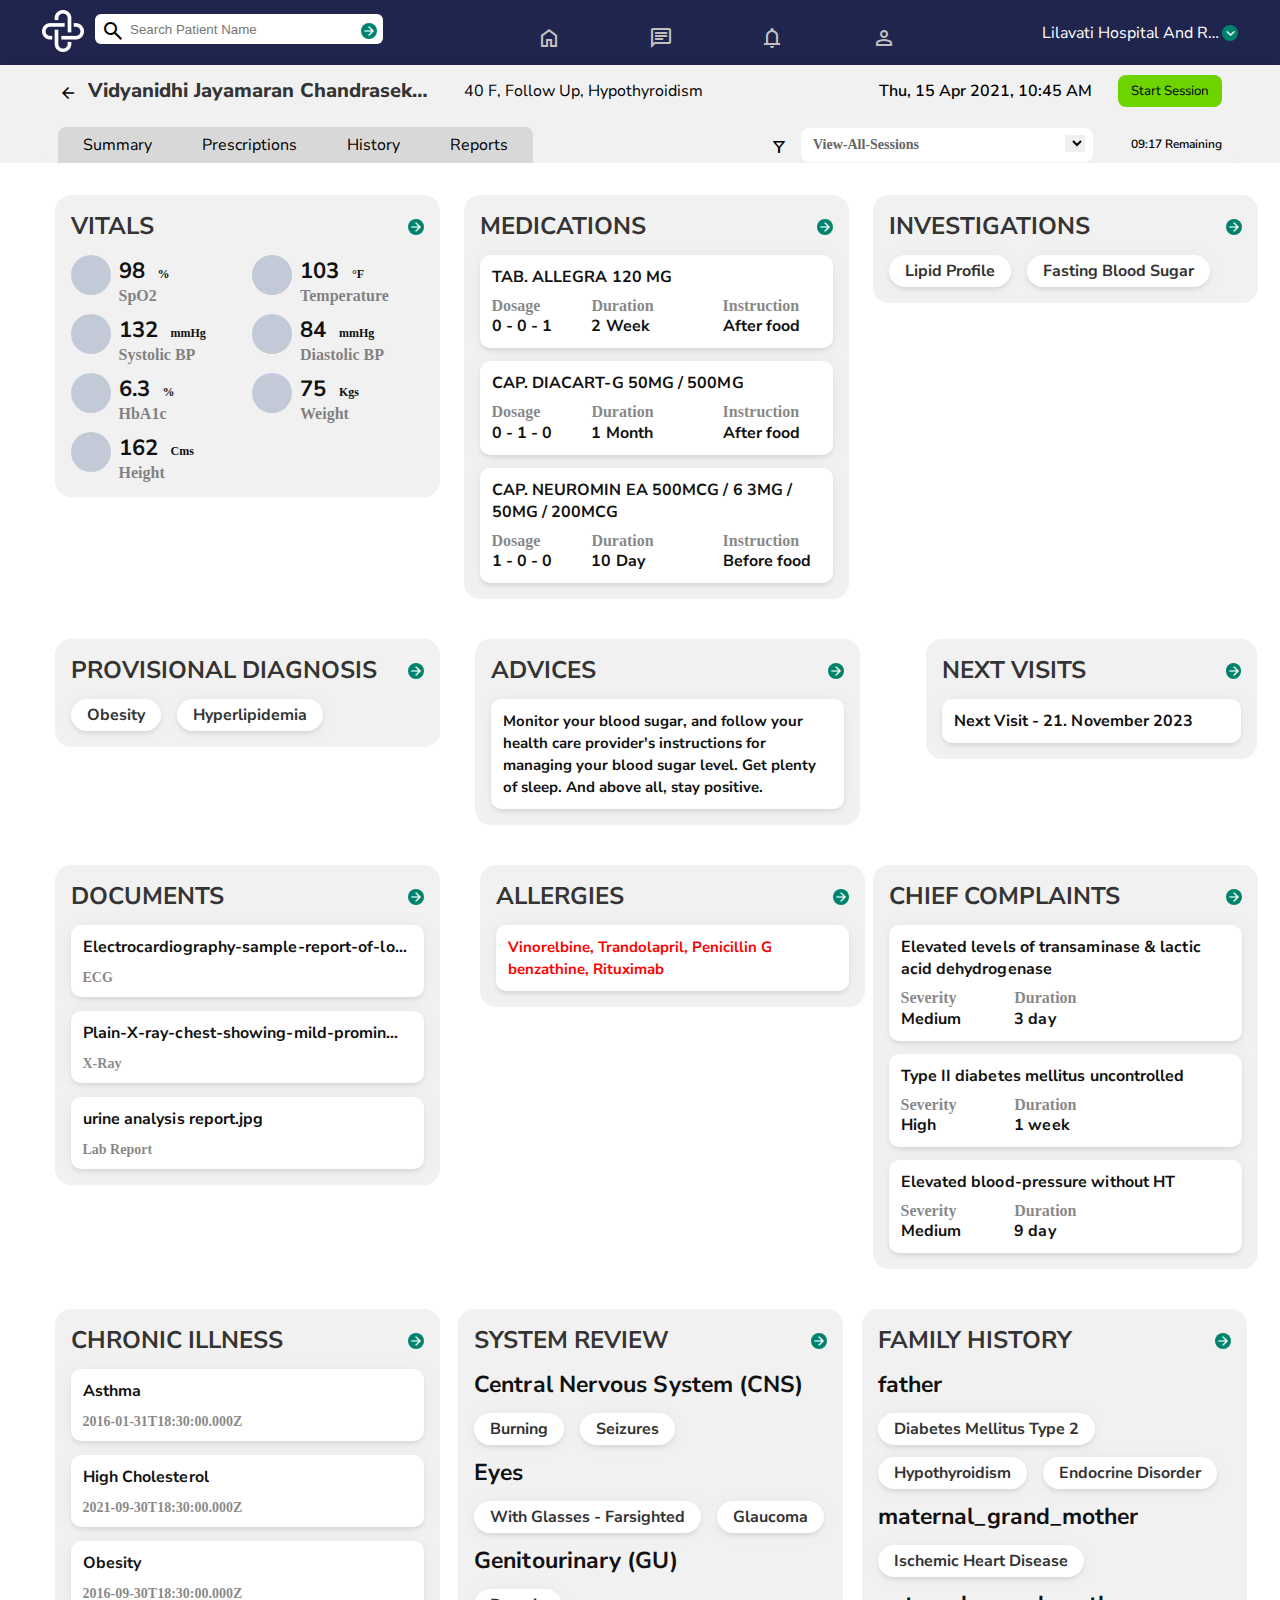
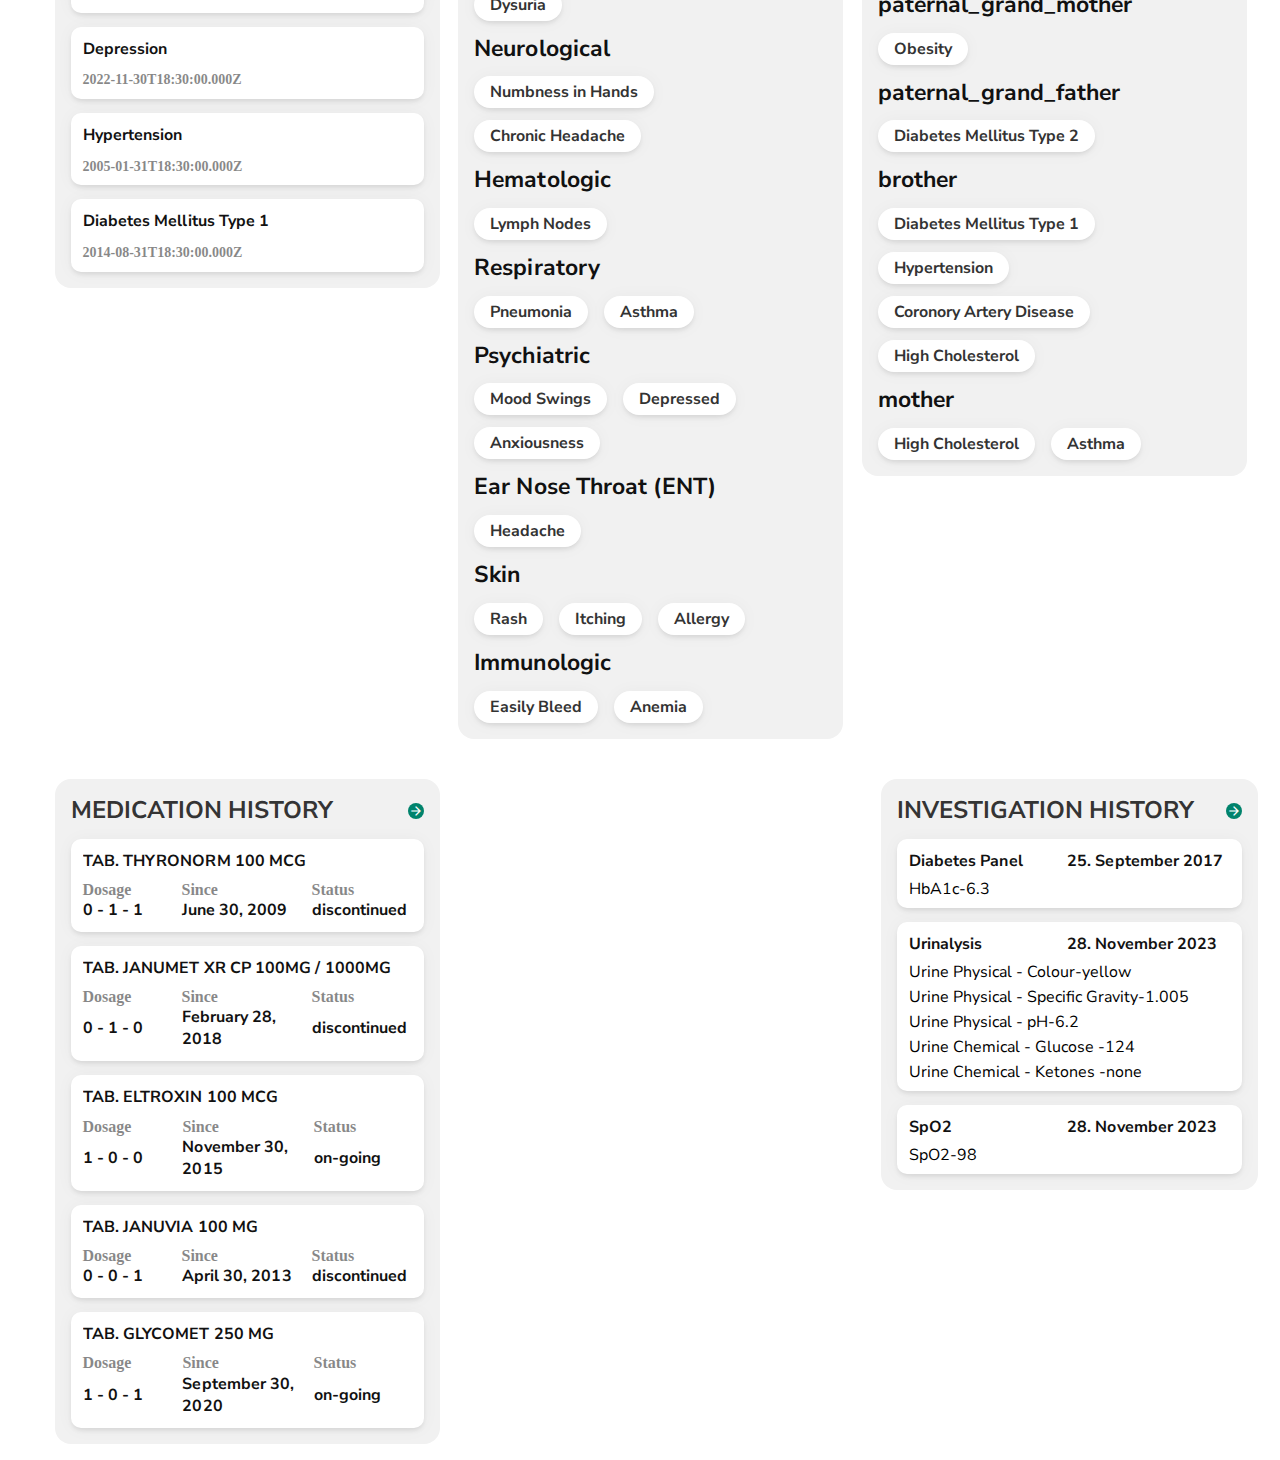
<file: index.html>
<!DOCTYPE html>
<html lang="en">

<head>
    <meta charset="UTF-8">
    <meta name="viewport" content="width=device-width, initial-scale=1.0">

    <link rel="preconnect" href="https://fonts.googleapis.com">
    <link rel="preconnect" href="https://fonts.gstatic.com" crossorigin>
    <link
        href="https://fonts.googleapis.com/css2?family=Nunito+Sans:ital,opsz,wght@0,6..12,200;0,6..12,300;0,6..12,400;0,6..12,500;0,6..12,600;0,6..12,700;0,6..12,800;0,6..12,900;0,6..12,1000;1,6..12,200;1,6..12,300;1,6..12,400;1,6..12,600;1,6..12,700;1,6..12,800;1,6..12,900;1,6..12,1000&display=swap"
        rel="stylesheet">
    <title>Document</title>
    <link rel="stylesheet" href="reset.css">
    <link rel="stylesheet" href="style.css">
    <link rel="stylesheet" href="style2.css">

    <link rel="stylesheet"
        href="https://fonts.googleapis.com/css2?family=Material+Symbols+Outlined:opsz,wght,FILL,GRAD@20..48,100..700,0..1,-50..200" />
</head>

<body>
    <div class="container">


        <nav class="nav1">

            <div class="main">


                <div class="logoAndSearch">
                    <div class="logoandsearchbar">
                        <div class="logo">
                            <img class="logoimg" src="light-copy.png">
                        </div>
                        <div class="search">
                            <span id="searchicon" class="material-symbols-outlined">
                                search
                            </span>
                            <input type="search" placeholder="Search Patient Name" class="searchbar"
                                style="padding-left: 35px;">
                            <span id="searcharrow" class="material-symbols-outlined">
                                arrow_forward
                            </span>


                        </div>
                    </div>

                    <div class="allIcons">
                        <span id="icon" class="material-symbols-outlined">
                            home
                        </span>
                        <span id="icon" class="material-symbols-outlined">
                            chat
                        </span>


                        <span id="icon" class="material-symbols-outlined">
                            notifications
                        </span>
                        <span id="icon" class="material-symbols-outlined">
                            person
                        </span>

                    </div>

                    <div class="hospital">
                        <p id="Lilavati">Lilavati Hospital And Ress</p>
                        <span id="dropdown" class="material-symbols-outlined">
                            expand_more
                        </span>


                    </div>


                </div>




        </nav>

        <nav class="nav2">

            <div class="row2">
                <div class="header">
                    <!-- <div class="all"></div> -->

                    <div class="arrowVidyanidhiandlabel">


                        <div class="arrowandVidyanidhi">
                            <span id="arrorsymbol" class="material-symbols-outlined">
                                arrow_back
                            </span>

                            <div class="Vidyanidhi-Jayamaran">

                                <p class="Vidyanidhi"> Vidyanidhi Jayamaran Chandrasekaran Ku</p>

                            </div>
                        </div>

                        <div class="label1">
                            40 F, Follow Up, Hypothyroidism
                        </div>
                    </div>





                    <div class="dateandstartbtn">

                        <div class="Thu-15-Apr-2021-10">
                            Thu, 15 Apr 2021, 10:45 AM
                        </div>

                        <div class="startSession">
                            <button class="startBtn">Start Session</button>
                        </div>
                    </div>

                </div>
                <div class="header2">
                    <div class="rectangle">
                        <div class="nav-item">
                            Summary
                        </div>
                        <div class="nav-item">
                            Prescriptions
                        </div>
                        <div class="nav-item">
                            History
                        </div>
                        <div class="nav-item">
                            Reports
                        </div>

                    </div>

                    <div class="sessionandtime">


                        <div class="sessions">
                            <span id="filtericon" class="material-symbols-outlined">
                                filter_alt
                            </span>

                            <div class="View-All-Sessions">

                                <label for="cars">View-All-Sessions</label>
                                <select name="allsession" id="session">

                                </select>
                            </div>
                        </div>

                        <div class="Remaining">
                            09:17 Remaining
                        </div>

                    </div>
                </div>
            </div>

        </nav>

        
        <div class="main2">
            <div class="boxcontainer">
                <div class="threeBox" id="boxess">

                    


                </div>

              

              
            </div>

           

<script src="script.js"></script>
        </div>


    </div>
    <!-- </div>


    </div>




    </div>

    </div>

    </div> -->




</body>

</html>
</file>
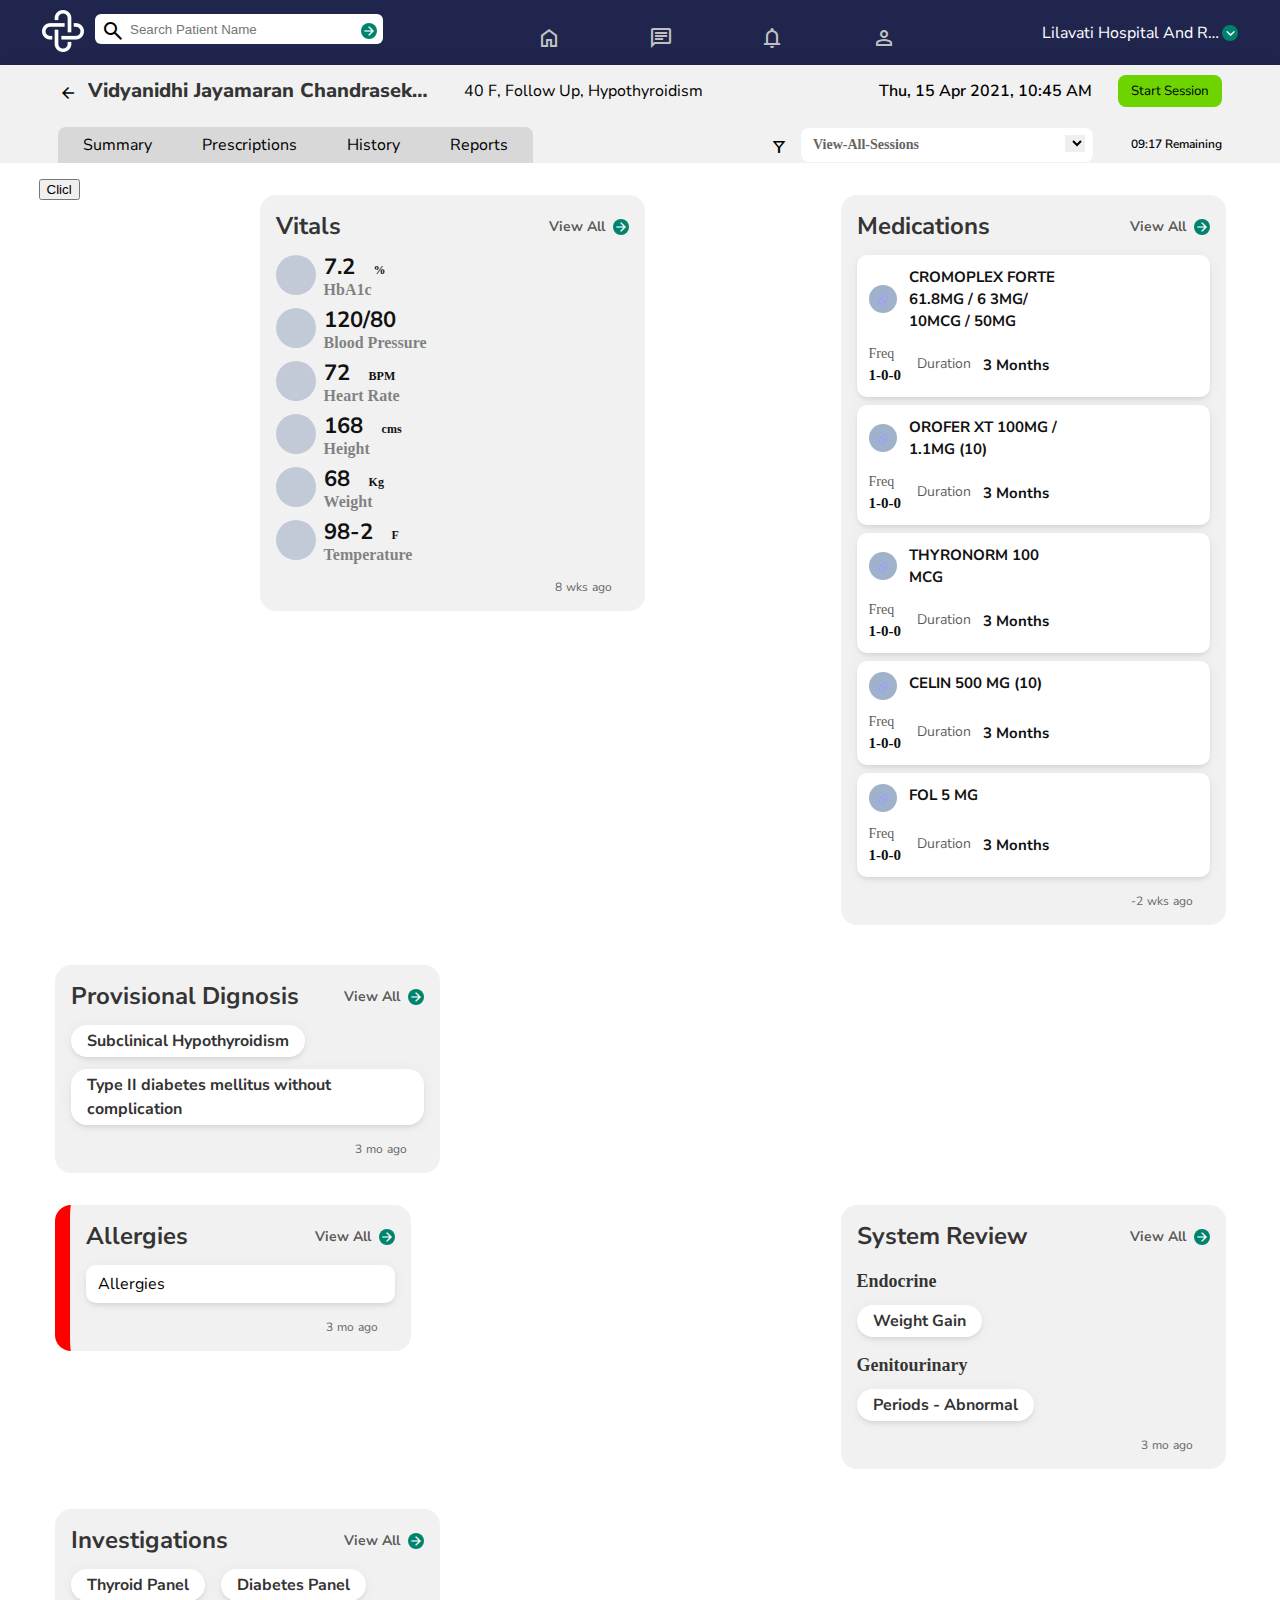
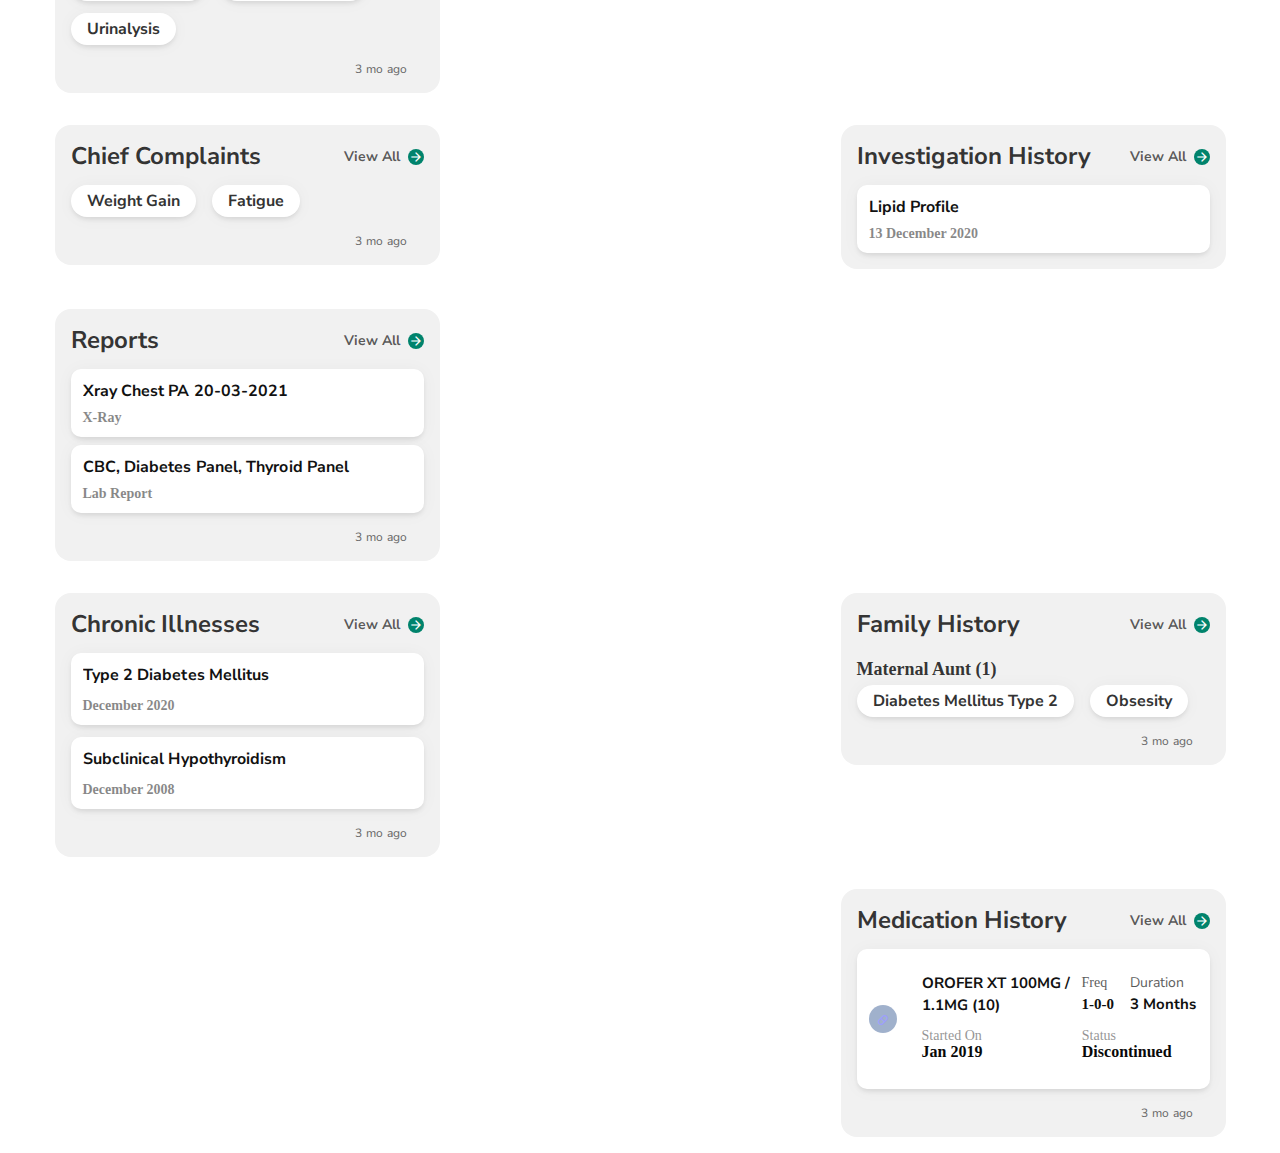
<file: ok.html>
<!DOCTYPE html>
<html lang="en">

<head>
    <meta charset="UTF-8">
    <meta name="viewport" content="width=device-width, initial-scale=1.0">

    <link rel="preconnect" href="https://fonts.googleapis.com">
    <link rel="preconnect" href="https://fonts.gstatic.com" crossorigin>
    <link
        href="https://fonts.googleapis.com/css2?family=Nunito+Sans:ital,opsz,wght@0,6..12,200;0,6..12,300;0,6..12,400;0,6..12,500;0,6..12,600;0,6..12,700;0,6..12,800;0,6..12,900;0,6..12,1000;1,6..12,200;1,6..12,300;1,6..12,400;1,6..12,600;1,6..12,700;1,6..12,800;1,6..12,900;1,6..12,1000&display=swap"
        rel="stylesheet">
    <title>Document</title>
    <link rel="stylesheet" href="reset.css">
    <link rel="stylesheet" href="style.css">
    <link rel="stylesheet" href="style2.css">

    <link rel="stylesheet"
        href="https://fonts.googleapis.com/css2?family=Material+Symbols+Outlined:opsz,wght,FILL,GRAD@20..48,100..700,0..1,-50..200" />
</head>

<body>
    <div class="container">


        <nav class="nav1">

            <div class="main">


                <div class="logoAndSearch">
                    <div class="logoandsearchbar">
                        <div class="logo">
                            <img class="logoimg" src="light-copy.png">
                        </div>
                        <div class="search">
                            <span id="searchicon" class="material-symbols-outlined">
                                search
                            </span>
                            <input type="search" placeholder="Search Patient Name" class="searchbar"
                                style="padding-left: 35px;">
                            <span id="searcharrow" class="material-symbols-outlined">
                                arrow_forward
                            </span>


                        </div>
                    </div>

                    <div class="allIcons">
                        <span id="icon" class="material-symbols-outlined">
                            home
                        </span>
                        <span id="icon" class="material-symbols-outlined">
                            chat
                        </span>


                        <span id="icon" class="material-symbols-outlined">
                            notifications
                        </span>
                        <span id="icon" class="material-symbols-outlined">
                            person
                        </span>

                    </div>

                    <div class="hospital">
                        <p id="Lilavati">Lilavati Hospital And Ress</p>
                        <span id="dropdown" class="material-symbols-outlined">
                            expand_more
                        </span>


                    </div>


                </div>




        </nav>

        <nav class="nav2">

            <div class="row2">
                <div class="header">
                    <!-- <div class="all"></div> -->

                    <div class="arrowVidyanidhiandlabel">


                        <div class="arrowandVidyanidhi">
                            <span id="arrorsymbol" class="material-symbols-outlined">
                                arrow_back
                            </span>

                            <div class="Vidyanidhi-Jayamaran">

                                <p class="Vidyanidhi"> Vidyanidhi Jayamaran Chandrasekaran Ku</p>

                            </div>
                        </div>

                        <div class="label1">
                            40 F, Follow Up, Hypothyroidism
                        </div>
                    </div>





                    <div class="dateandstartbtn">

                        <div class="Thu-15-Apr-2021-10">
                            Thu, 15 Apr 2021, 10:45 AM
                        </div>

                        <div class="startSession">
                            <button class="startBtn">Start Session</button>
                        </div>
                    </div>

                </div>
                <div class="header2">
                    <div class="rectangle">
                        <div class="nav-item">
                            Summary
                        </div>
                        <div class="nav-item">
                            Prescriptions
                        </div>
                        <div class="nav-item">
                            History
                        </div>
                        <div class="nav-item">
                            Reports
                        </div>

                    </div>

                    <div class="sessionandtime">


                        <div class="sessions">
                            <span id="filtericon" class="material-symbols-outlined">
                                filter_alt
                            </span>

                            <div class="View-All-Sessions">

                                <label for="cars">View-All-Sessions</label>
                                <select name="allsession" id="session">

                                </select>
                            </div>
                        </div>

                        <div class="Remaining">
                            09:17 Remaining
                        </div>

                    </div>
                </div>
            </div>

        </nav>


        <div class="main2">
            <div class="boxcontainer">
                <div class="threeBox">
                    <button onclick="fetchhh()">Clicl</button>


                    <div class="box2 one">

                        <div class="boxtwoheader">
                            <div class="vitals">
                                Vitals
                            </div>
                            <div class="viewbtn">
                                View All
                                <span id="arrow2right" class="material-symbols-outlined">
                                    arrow_forward
                                </span>
                            </div>
                        </div>

                        <div class="HbA1cHeartAndWeight">
                            <div class="column">



                                <div class="alldatat">
                                    <div class="Oval">

                                    </div>
                                    <div class="perHB1Accand7-2">
                                        <div class="HbA1cAllData">
                                            <span class="sevenpointwo">
                                                7.2
                                            </span>
                                            <span class="percentagee">
                                                %
                                            </span>
                                            <div class="HbA1cc">
                                                HbA1c
                                            </div>


                                        </div>
                                    </div>

                                </div>

                            </div>

                            <div class="column">
                                <div class="alldatat">
                                    <div class="Oval">

                                    </div>
                                    <div class="perHB1Accand7-2">
                                        <div class="HbA1cAllData">
                                            <span class="sevenpointwo">
                                                120/80
                                            </span>

                                            <div class="HbA1cc">
                                                Blood Pressure
                                            </div>


                                        </div>
                                    </div>

                                </div>

                            </div>

                            <div class="column">
                                <div class="alldatat">
                                    <div class="Oval">

                                    </div>
                                    <div class="perHB1Accand7-2">
                                        <div class="HbA1cAllData">
                                            <span class="sevenpointwo">
                                                72
                                            </span>
                                            <span class="percentagee">
                                                BPM
                                            </span>
                                            <div class="HbA1cc">
                                                Heart Rate
                                            </div>


                                        </div>
                                    </div>

                                </div>

                            </div>

                            <div class="column">
                                <div class="alldatat">
                                    <div class="Oval">

                                    </div>
                                    <div class="perHB1Accand7-2">
                                        <div class="HbA1cAllData">
                                            <span class="sevenpointwo">
                                                168
                                            </span>
                                            <span class="percentagee">
                                                cms
                                            </span>
                                            <div class="HbA1cc">
                                                Height
                                            </div>


                                        </div>
                                    </div>

                                </div>

                            </div>


                            <div class="column">
                                <div class="alldatat">
                                    <div class="Oval">

                                    </div>
                                    <div class="perHB1Accand7-2">
                                        <div class="HbA1cAllData">
                                            <span class="sevenpointwo">
                                                68
                                            </span>
                                            <span class="percentagee">
                                                Kg
                                            </span>
                                            <div class="HbA1cc">
                                                Weight
                                            </div>


                                        </div>
                                    </div>

                                </div>

                            </div>
                            <div class="column">
                                <div class="alldatat">
                                    <div class="Oval">

                                    </div>
                                    <div class="perHB1Accand7-2">
                                        <div class="HbA1cAllData">
                                            <span class="sevenpointwo">
                                                98-2
                                            </span>
                                            <span class="percentagee">
                                                F
                                            </span>
                                            <div class="HbA1cc">
                                                Temperature
                                            </div>


                                        </div>
                                    </div>

                                </div>

                            </div>


                        </div>




                        <div class="time">
                            8 wks ago
                        </div>
                    </div>


                    <div class="box2 two">
                        <div class="boxtwoheader">
                            <div class="medication">
                                Medications
                            </div>
                            <div class="viewbtn">
                                View All
                                <span id="arrow2right" class="material-symbols-outlined">
                                    arrow_forward
                                </span>
                            </div>
                        </div>

                        <div class="medicinedata">
                            <div class="medicinedatabox1">
                                <div class="tableticon">
                                    <!-- <div class="datarow1"> -->
                                    <span id="tablet" class="material-symbols-outlined">
                                        pill
                                    </span>

                                    <!-- </div> -->
                                </div>

                                <div class="CROMOPLEX">


                                    <!-- <div class="datarow2"> -->
                                    <p class="CROMOPLEXX">CROMOPLEX FORTE
                                        61.8MG / 6 3MG/
                                        10MCG / 50MG
                                    </p>
                                    <!-- </div> -->
                                </div>

                                <div class="freandtime">
                                    <div class="datarow3">
                                        <span class="Freq">
                                            Freq

                                        </span>
                                        <span class="timen">
                                            1-0-0
                                        </span>



                                    </div>
                                    <div class="datarow4">
                                        <span class="Duration">
                                            Duration

                                        </span>
                                        <span class="months3">
                                            3 Months
                                        </span>

                                    </div>

                                </div>

                            </div>
                            <div class="medicinedatabox1">
                                <div class="tableticon">
                                    <!-- <div class="datarow1"> -->
                                    <span id="tablet" class="material-symbols-outlined">
                                        pill
                                    </span>

                                    <!-- </div> -->
                                </div>

                                <div class="CROMOPLEX">


                                    <!-- <div class="datarow2"> -->
                                    <p class="CROMOPLEXX">OROFER XT 100MG / 1.1MG (10)
                                    </p>
                                    <!-- </div> -->
                                </div>

                                <div class="freandtime">
                                    <div class="datarow3">
                                        <span class="Freq">
                                            Freq

                                        </span>
                                        <span class="timen">
                                            1-0-0
                                        </span>


                                    </div>
                                    <div class="datarow4">
                                        <span class="Duration">
                                            Duration

                                        </span>
                                        <span class="months3">
                                            3 Months
                                        </span>

                                    </div>

                                </div>

                            </div>
                            <div class="medicinedatabox1">
                                <div class="tableticon">
                                    <!-- <div class="datarow1"> -->
                                    <span id="tablet" class="material-symbols-outlined">
                                        pill
                                    </span>

                                    <!-- </div> -->
                                </div>

                                <div class="CROMOPLEX">


                                    <!-- <div class="datarow2"> -->
                                    <p class="CROMOPLEXX"> THYRONORM 100 MCG

                                    </p>
                                    <!-- </div> -->
                                </div>

                                <div class="freandtime">
                                    <div class="datarow3">
                                        <span class="Freq">
                                            Freq

                                        </span>
                                        <span class="timen">
                                            1-0-0
                                        </span>


                                    </div>
                                    <div class="datarow4">
                                        <span class="Duration">
                                            Duration

                                        </span>
                                        <span class="months3">
                                            3 Months
                                        </span>

                                    </div>

                                </div>


                            </div>
                            <div class="medicinedatabox1">
                                <div class="tableticon">
                                    <!-- <div class="datarow1"> -->
                                    <span id="tablet" class="material-symbols-outlined">
                                        pill
                                    </span>

                                    <!-- </div> -->
                                </div>

                                <div class="CROMOPLEX">


                                    <!-- <div class="datarow2"> -->
                                    <p class="CROMOPLEXX">
                                        CELIN 500 MG (10)

                                    </p>
                                    <!-- </div> -->
                                </div>

                                <div class="freandtime">
                                    <div class="datarow3">
                                        <span class="Freq">
                                            Freq

                                        </span>
                                        <span class="timen">
                                            1-0-0
                                        </span>


                                    </div>
                                    <div class="datarow4">
                                        <span class="Duration">
                                            Duration

                                        </span>
                                        <span class="months3">
                                            3 Months
                                        </span>

                                    </div>

                                </div>


                            </div>
                            <div class="medicinedatabox1">
                                <div class="tableticon">
                                    <!-- <div class="datarow1"> -->
                                    <span id="tablet" class="material-symbols-outlined">
                                        pill
                                    </span>

                                    <!-- </div> -->
                                </div>

                                <div class="CROMOPLEX">


                                    <!-- <div class="datarow2"> -->
                                    <p class="CROMOPLEXX"> FOL 5 MG

                                    </p>
                                    <!-- </div> -->
                                </div>

                                <div class="freandtime">
                                    <div class="datarow3">
                                        <span class="Freq">
                                            Freq

                                        </span>
                                        <span class="timen">
                                            1-0-0
                                        </span>


                                    </div>
                                    <div class="datarow4">
                                        <span class="Duration">
                                            Duration

                                        </span>
                                        <span class="months3">
                                            3 Months
                                        </span>

                                    </div>

                                </div>


                            </div>
                        </div>

                        <div class="time">
                            -2 wks ago
                        </div>
                    </div>

                    <div class="box2 three">
                        <div class="boxtwoheader">
                            <div class="medication">
                                Provisional Dignosis
                            </div>
                            <div class="viewbtn">
                                View All
                                <span id="arrow2right" class="material-symbols-outlined">
                                    arrow_forward
                                </span>
                            </div>
                        </div>

                        <div class="Provisionaldata">
                            <div class="Provisionaldatabox1">
                                Subclinical Hypothyroidism
                            </div>
                            <div class="Provisionaldatabox1">
                                Type II diabetes mellitus without complication
                            </div>
                        </div>
                        <div class="time">
                            3 mo ago
                        </div>
                    </div>



                </div>

                <!-- /////////////////////////////////////////////////////////////////////// -->
                <div class="threeBox">
                    <div class="box11 four">
                        <div class="boxtwoheader">
                            <div class="vitals">
                                Allergies
                            </div>
                            <div class="viewbtn">
                                View All
                                <span id="arrow2right" class="material-symbols-outlined">
                                    arrow_forward
                                </span>
                            </div>
                        </div>

                        <div class="redline">

                        </div>
                        <span class="Allergies">
                            Allergies
                        </span>

                        <div class="time">
                            3 mo ago
                        </div>
                    </div>


                    <div class="box2 five">
                        <div class="boxtwoheader">
                            <div class="vitals">
                                System Review

                            </div>
                            <div class="viewbtn">
                                View All
                                <span id="arrow2right" class="material-symbols-outlined">
                                    arrow_forward
                                </span>
                            </div>
                        </div>

                        <div class="allchipps">

                       
                        <div class="chipes">

                       
                        <div class="headingg"> Endocrine</div>
                        <div class="Provisionaldata">

                            <div class="Provisionaldatabox1">
                                Weight Gain
                            </div>
                        </div>


                        </div>

                        <div class="chipes">

                       
                        <div class="headingg"> Genitourinary</div>
                        <div class="Provisionaldata">

                            <div class="Provisionaldatabox1">
                                Periods - Abnormal
                            </div>

                        </div>
                    </div>
                    </div>




                        <div class="time">
                            3 mo ago
                        </div>
                    </div>


                    <div class="box2 six">
                        <div class="boxtwoheader">
                            <div class="medication">
                                Investigations

                            </div>
                            <div class="viewbtn">
                                View All
                                <span id="arrow2right" class="material-symbols-outlined">
                                    arrow_forward
                                </span>
                            </div>
                        </div>

                        <div class="Provisionaldata">
                            <div class="Provisionaldatabox1">
                                Thyroid Panel
                            </div>
                            <div class="Provisionaldatabox1">
                                Diabetes Panel
                            </div>
                            <div class="Provisionaldatabox1">
                                Urinalysis
                            </div>
                        </div>
                        <div class="time">
                            3 mo ago
                        </div>
                    </div>
                </div>


                <!-- //////////////////////////////////////////////////////// -->

                <div class="threeBox">
                    <div class="box2 seven">
                        <div class="boxtwoheader">
                            <div class="medication">
                                Chief Complaints
                            </div>
                            <div class="viewbtn">
                                View All
                                <span id="arrow2right" class="material-symbols-outlined">
                                    arrow_forward
                                </span>
                            </div>
                        </div>

                        <div class="Provisionaldata">
                            <div class="Provisionaldatabox1">
                                Weight Gain
                            </div>
                            <div class="Provisionaldatabox1">
                                Fatigue
                            </div>
                        </div>
                        <div class="time">
                            3 mo ago
                        </div>
                    </div>



                    <div class="box2 eight ">
                        <div class="boxtwoheader">
                            <div class="vitals">
                                Investigation History
                            </div>
                            <div class="viewbtn">
                                View All
                                <span id="arrow2right" class="material-symbols-outlined">
                                    arrow_forward
                                </span>
                            </div>
                        </div>

                        <div class="Investigatin ">
                        <div class="medicinedatabox1   investigatonbox">




                            <div class="Investigationprofile">
                                Lipid Profile

                            </div>
                            <div class="Investigationdate">
                                13 December 2020

                            </div>
                        </div>
                    </div>

                    </div>

                    <div class="box2 nine">
                        <div class="boxtwoheader">
                            <div class="vitals">
                                Reports
                            </div>
                            <div class="viewbtn">
                                View All
                                <span id="arrow2right" class="material-symbols-outlined">
                                    arrow_forward
                                </span>
                            </div>
                        </div>
    
    
                        <div class="Investigationhistroy">
    
                            <div class="medicinedatabox1  investigatonbox">
    
    
    
                                <div class="Investigationprofile">
                                    Xray Chest PA 20-03-2021
                                </div>
                                <div class="Investigationdate">
                                    X-Ray
                                </div>
    
                            </div>
    
                            <div class="medicinedatabox1  investigatonbox">
    
    
    
                                <div class="Investigationprofile">
                                    CBC, Diabetes Panel, Thyroid Panel
                                </div>
                                <div class="Investigationdate">
                                    Lab Report
                                </div>
    
    
                            </div>
                        </div>
    
                        <div class="time">
                            3 mo ago
                        </div>
                    </div>


                    
                </div>
                <div class="twoBox">
                    <div class="box2 ten">
                        <div class="boxtwoheader">
                            <div class="vitals">
                                Chronic Illnesses
                            </div>
                            <div class="viewbtn">
                                View All
                                <span id="arrow2right" class="material-symbols-outlined">
                                    arrow_forward
                                </span>
                            </div>
                        </div>
    
    
                        <div class="ChronicIllnesses">
    
                            <div class="medicinedatabox1">
    
    
    
                                <div class="Investigationprofile">
                                    Type 2 Diabetes Mellitus
                                </div>
                                <div class="Investigationdate">
                                    December 2020
                                </div>
    
                            </div>
    
                            <div class="medicinedatabox1">
    
    
    
                                <div class="Investigationprofile">
                                    Subclinical Hypothyroidism
                                </div>
                                <div class="Investigationdate">
                                    December 2008
                                </div>
    
    
                            </div>
                        </div>
    
                        <div class="time">
                            3 mo ago
                        </div>
                    </div>
    
                    <div class="box2 elewhen">
                        <div class="boxtwoheader">
                            <div class="vitals">
                                Family History
                            </div>
                            <div class="viewbtn">
                                View All
                                <span id="arrow2right" class="material-symbols-outlined">
                                    arrow_forward
                                </span>
                            </div>
    
                        </div>
    
    
                        <div class="headingg"> Maternal Aunt (1)</div>
    
                        <div class="Provisionaldata">
    
    
    
                            <div class="Provisionaldatabox1">
                                Diabetes Mellitus Type 2
                            </div>
    
                            <div class="Provisionaldatabox1">
                                Obsesity
                            </div>
    
                        </div>
    
                        <div class="time">
                            3 mo ago
                        </div>
    
                    </div>
                </div>
                <div class="threebox onebox">

                    <div class="box2">
                        <div class="boxtwoheader">
                            <div class="medication">
                                Medication History
                            </div>
                            <div class="viewbtn">
                                View All
                                <span id="arrow2right" class="material-symbols-outlined">
                                    arrow_forward
                                </span>
                            </div>
                        </div>
    
                        <div class="medicinedata">
                            <div class="medicinedatabox1">
                                <div class="medicine">

                               
                                <div class="medicinecolumnone">

                                
                                <div class="tableticon">
                                    <span id="tablet" class="material-symbols-outlined">
                                        pill
                                    </span>
                                </div>
                            </div>
                            <div class="medicinecolumntwo">
                                

                                
                                <div class="medicinerow">

                               
                                <div class="CROMOPLEX">
                                    <p class="CROMOPLEXX">
                                        OROFER XT 100MG / 1.1MG (10)
                                    </p>
                                </div>
    
                                <div class="freandtime">
                                    <div class="datarow3">
                                        <span class="Freq">
                                            Freq
                                        </span>
                                        <span class="timen">
                                            1-0-0
                                        </span>
                                    </div>
                                    <div class="datarow4">
                                        <span class="Duration">
                                            Duration
                                        </span>
                                        <span class="months3">
                                            3 Months
                                        </span>
                                    </div>
                                </div>
                            </div>
                            <div class="medicinerow2">
                                <div class="startandjan">
    
                                    <div class="startdate">
                                        <div class="Started">
                                            <span class="Started">
                                                Started On
    
                                            </span>
                                        </div>
                                        <div class="Jan">
                                            <span class="Jan">
                                                Jan 2019
                                            </span>
    
                                        </div>
                                    </div>
    
    
                                    <div class="startdate">
                                        <div class="Started">
                                            <span class="Started">
                                                Status
    
                                            </span>
                                        </div>
                                        <div class="Jan">
                                            <span class="Jan">
                                                Discontinued
                                            </span>
    
                                        </div>
                                    </div>
                                </div>
                            </div>
                            </div>
                        
    
                            </div>
                        </div>
    
                        </div>
    
                        <div class="time">
                            3 mo ago
                        </div>
    
                    </div>
                </div>
            </div>

           

<script src="script.js"></script>
        </div>


    </div>
    </div>


    </div>




    </div>

    </div>

    </div>


    <!-- //     <div class="box2 one" id="${items.key_name}">
        //     <div class="boxtwoheader">
        //     <div class="vitals">
        //         ${items.name}
        //     </div>
        // //     <div class="content-wrapper">
        // //     `

        // //     `</div>
        // //     <div class="viewbtn">
        // //         View All
        // //         <span id="arrow2right" class="material-symbols-outlined">
        // //             arrow_forward
        // //         </span>
        // //     </div>
        // // </div>


        // // <div class="time">
        // //                     8 wks ago
        // //                 </div>
        // //             </div> -->





</body>

</html>
</file>
<file: style.css>
*{
    box-sizing: border-box;
}

body{
    font-family: Nunito Sans sans-serif;
}

.container {
    height: 100%;
    width: 100%;
    font-family: Nunito Sans;
}



.navbar1 {
    width: 100%;
    background-color: #20254d;

}

.nav1 {

    width: 100%;
    background-color: #20254d;
    display: flex;
    align-items: center;
    margin: 0;
    flex-flow: row wrap;

}

.nav2 {
    width: 100%;
    background-color: #f1f1f1;
    display: flex;
    align-items: center;
    margin: 0;
    flex-flow: row wrap;
    box-shadow: 0 1px 18px 0 rgba(0, 0, 0, 0.04), 0 3px 5px -1px rgba(0, 0, 0, 0.1);
}

.main {
    width: 100%;
    max-width: 1196px;
    margin: 0 auto;
    display: flex;
    justify-content: space-between;



}


.row2 {
    width: 100%;
    max-width: 1196px;
    margin: 0 auto;
    display: flex;
    justify-content: space-between;
    align-items: center;
    padding: 10px 16px 0 16px;

}

.rectangle .nav-item {
    padding: 10px 25px 10px 25px;
}

.nav-item:hover {
    border-bottom: 3px solid green;
    background-color: #aaa9a9;
}



#icon:hover {
    border-bottom: 1.5px solid white;
    color: white;
}

.tableticon{
    /* height: 100%; */
    align-self: center;
    width: 28px;
    height: 28px;
    /* padding: 7px; */
    opacity: 0.38; 
    background-color: #08347a;
    border-radius: 22px;
    position: relative;
    /* margin: 8px 12px 8px 0; */
}

.serachAndallButton {
    width: 100%;
    max-width: 1196px;
    margin: 0 auto;
}


.maxwidth {


    display: flex;
    flex-direction: row;
    justify-content: center;
    flex-wrap: wrap;
    gap: 15px;
}



.logoAndSearch {
    display: flex;
    flex-wrap: wrap;
    justify-content: space-between;
    width: 100%;
    align-items: center;
    margin: 10px 0 10px 0;

}


.hospital {
    display: flex;
    align-items: center;
    color: white;
    align-self: center;
    justify-content: flex-end;
    font-family: 'Nunito Sans';
    overflow: hidden;
    text-overflow: ellipsis;
    padding: 0px 0px 0 16px
}

.hospital p {}


#icon {
    width: 22px;
    height: 22px;
    padding: 4px 12px 5.3px 12px;
    color: #C0C0C0;
    justify-content: space-around;





}

#dropdown {
    background-color: #00836c;
    color: white;
    border-radius: 20px;
    font-size: 17px;
}


.allIcons {

    display: flex;
    flex-direction: row;
    align-items: center;
    flex-wrap: wrap;
    gap: 87.5px;
}





.searchbar {
    width: 288px;
    margin: 3.5px 0px 0px 0px;
    padding: 8px 15px 7px 8px;
    border-radius: 6px;
    border-style: none;
}

.search {
    position: relative;
}

#searcharrow {
    position: absolute;
    right: 6px;
    top: 13px;
    font-size: 16px;
    background-color: #00836c;
    border-radius: 10px;
    color: white;
}

#searchicon {
    position: absolute;
    top: 9px;
    left: 6px;
}

/* /////////////////////////////////////////////////////////////////////////////////// */

.row2 {
    width: 100%;
    height: 100%;
    max-width: 1196px;
    display: flex;
    flex-direction: column;
    border-radius: 8px;
    background-color: #f1f1f1;
    flex-wrap: wrap;
    justify-content: center;
    align-items: center;


}

.header {
    display: flex;
    flex-direction: row;
    flex-wrap: wrap;
    align-items: center;
    width: 100%;
    justify-content: space-between;
}

.header2 {
    display: flex;
    flex-direction: row;
    flex-wrap: wrap;
    align-items: center;
    margin-top: 20px;
    justify-content: space-between;
    width: 100%;
}


.rectangle {
    max-width: 476px;
    height: 100%;
    font-family: 'Nunito Sans';
    display: flex;
    flex-direction: row;
    flex-wrap: wrap;
    align-items: center;
    background-color: #D8D8D8;
    color: #000;
    opacity: 5;
    border-top-left-radius: 8px;
    border-top-right-radius: 8px;
    justify-content: flex-start;
    text-align: center;
}

.sessions {
    display: flex;
    align-items: center;
}

.arrowicon {
    width: 22px;
    height: 22px;
}

.arrow {
    justify-self: start;
}

.Vidyanidhi {
    width: 100%;
    max-width: 340px;
    overflow: hidden;
    text-overflow: ellipsis;
    white-space: nowrap;
    font-family: 'Nunito Sans';
}

#Lilavati {
    width: 100%;
    max-width: 180px;
    overflow: hidden;
    text-overflow: ellipsis;
    white-space: nowrap;

}

.Vidyanidhi-Jayamaran {
    font-family: 'Nunito Sans';
    font-size: 20px;
    font-weight: 800;
    font-stretch: normal;
    font-style: normal;
    line-height: 1.3;
    letter-spacing: normal;
    color: rgba(0, 0, 0, 0.8);
    text-overflow: ellipsis;
    overflow: hidden;
}

.Thu-15-Apr-2021-10 {

    font-family: 'Nunito Sans';
    font-size: 16px;
    font-weight: 600;
    font-stretch: normal;
    font-style: normal;
    line-height: 1;
    letter-spacing: normal;
    color: #000;

}

.startBtn {
    padding: 7px 13px;
    border-radius: 8px;
    background-color: #6dd400;
    font-family: 'Nunito Sans';
    border-style: none;

}

.View-All-Sessions select {
    float: right;
    border-style: none;
}

.View-All-Sessions {
    width: auto;
    width: 292px;
    height: auto;
    padding: 7px 8px 7px 12px;
    border-radius: 8px;
    background-color: #fff;
    font-family: NunitoSans;
    font-size: 14px;
    font-weight: bold;
    font-stretch: normal;
    font-style: normal;
    line-height: 1.43;
    letter-spacing: normal;
    color: #666;
    margin-left: 16px;
}

.Remaining {
    max-width: 109px;
    height: auto;
    font-family: 'Nunito Sans';
    font-size: 12px;
    font-weight: 600;
    font-stretch: normal;
    font-style: normal;
    line-height: 1.29;
    letter-spacing: normal;
    text-align: center;
    color: #000;
}


.arrowandVidyanidhi {
    display: flex;
    flex-direction: row;
    gap: 14px;
}

.logoandsearchbar {
    display: flex;
    gap: 11px;
}

.label1 {
    font-family: 'Nunito Sans';
}

.material-symbols-outlined {
    width: 15.9px;
    height: 16px;
    align-self: center;

}

#arrorsymbol {
    align-self: center;
    font-size: 20px;

}

#filtericon {
    font-size: 20px;
}

.dateandstartbtn {
    display: flex;
    align-items: center;
    gap: 26px;
}

.arrowVidyanidhiandlabel {
    display: flex;
    align-items: center;
    flex-wrap: wrap;
    gap: 36px;
}

.sessionandtime {
    display: flex;
    align-items: center;
    flex-wrap: wrap;
    gap: 38px;
}




/* ////////////////////////////////////////////////////////////////// */
/* ////////////////////////////////////////////////    BOX One */




.main2 {
    width: 100%;
    display: flex;
    align-items: center;
    margin: 0;
    flex-flow: row wrap;
    background-color: white;
}

.boxcontainer {
    width: 100%;
    max-width: 1235px;
    margin: 0 auto;
    padding: 16px 16px 0 16px;

}




.threeBox>div {
    flex: 1;
    flex-basis: calc((100% - 50px) / 3);
}


.threeBox {
    width: 100%;
    display: flex;
    align-items: flex-start;
    justify-content: space-between;
    flex-direction: row;
    flex-wrap: wrap;
    gap: 8px;


}



.box1 {
    width: 100%;
    max-width: 388px;
    margin: 16px 16px 16px 0px;
    padding: 3px 13px 14px;
    border-radius: 16px;
    background-color: #f1f1f1;

}

.time {
    display: flex;
    justify-content: end;
    text-align: center;

    font-family: 'Nunito Sans';
    font-size: 12px;
    font-weight: normal;
    font-stretch: normal;
    font-style: normal;
    line-height: normal;
    letter-spacing: 0.26px;
    text-align: right;
    color: #666;

    margin: 16px 16px 0px 0px;

}




.box2 {
    width: 100%;
    max-width: 385px;
    margin: 16px;
    padding: 16px 16px 16px;
    border-radius: 16px;
    background-color: #f1f1f1
}


.boxtwoheader {
    display: flex;
    justify-content: space-between;
    align-items: center;
    margin-bottom: 12px;
}

.medication {
    font-family: 'Nunito Sans';
    font-size: 24px;
    font-weight: bold;
    font-stretch: normal;
    font-style: normal;
    line-height: 1.33;
    letter-spacing: normal;
    color: rgba(0, 0, 0, 0.8);
}

.viewbtn {
    position: relative;
    font-family: 'Nunito Sans';
    font-size: 14px;
    font-weight: bold;
    font-stretch: normal;
    font-style: normal;
    line-height: 1.71;
    letter-spacing: normal;
    color: rgba(0, 0, 0, 0.65);
    display: flex;
    text-align: center;
    gap: 8px;

}

#arrow2right {
    color: white;
    /* position: absolute; */
    top: 3.5px;
    font-size: 16px;
    right: -19px;
    background-color: #00836c;
    border-radius: 10px;
    display: flex;
    align-items: center;
}

.medicinedata {
    display: flex;
    flex-direction: column;
    justify-content: space-between;
    gap: 8px;
}



.CROMOPLEX{
    display: flex;
    /* margin: 0 16px 0 12px; */
    /* align-items: center; */
    justify-self: center;
}

.freandtime{

    display: flex;
    align-items: center;
    /* justify-content: end; */
    gap: 12px;
}

.medicinedatabox1 {
    /* width: fit-content; */
    padding: 11px 16px 11px 12px;
    /* max-width: 356px; */
    border-radius: 10px;
    box-shadow: 0 1px 18px 0 rgba(0, 0, 0, 0.04), 0 3px 5px -1px rgba(0, 0, 0, 0.1);
    background-color: #fff;
    display:flex;
    /* justify-content: center; */
    align-items: start;
    flex-wrap: wrap;
    gap: 12px;
}



.datarow3 {
    display: flex;
    flex-wrap: wrap;
    width: 36px;
    /* flex-grow: 1; */
        
}

.datarow4{
    display: flex;
    flex-wrap: wrap;
    width: fit-content
    /* flex-grow: 1; */
}
#tablet{
     width: 14px;
    height: 14px;
    font-size: 14px;
    top: 8px;
    position: absolute;
    right: 7px;
    color: blue;
}
    /* margin: 27px 0px 27px 19px; */
    /* padding: 7px;
    opacity: 0.16; 
    background-color: #08347a;
    border-radius: 22px; */
/* }  */

/* .tableticon{
  display: flex;
    align-items: center;
    justify-content: start;

      
} */


/* .datarow1{
    display: flex;
    justify-content: space-between;

} */

/* .datarow1{
    display: flex;
    align-items: flex-start;
} */

.CROMOPLEXX{
    font-family: 'Nunito Sans';
  font-size: 15px;
  font-weight: bold;
  font-stretch: normal;
  font-style: normal;
  line-height: 1.47;
  letter-spacing: normal;
  color: #111;
  display: flex;
  flex-wrap: wrap;
  flex-grow: 1;
  width: 148px;



  
  /* margin: 0 16px 0 12px; */
}

.Duration{
    width: 66px;
    height: 20px;
    /* margin: 0 0 2px 12px; */
    opacity: 0.65;
    font-family: 'Nunito Sans';
    font-size: 14px;
    font-weight: normal;
    font-stretch: normal;
    font-style: normal;
    line-height: 1.43;
    letter-spacing: normal;
    color: #000;
}

.months3{
    width: 66px;
    height: 22px;
    /* margin: 2px 0 22px 12px; */
    font-family: 'Nunito Sans';
    font-size: 15px;
    font-weight: bold;
    font-stretch: normal;
    font-style: normal;
    line-height: 1.47;
    letter-spacing: normal;
    color: #0f0f0f;
  
}

.Freq{
        width: 46px;
        height: 20px;
        /* margin: 0 12px 2px 16px; */
        opacity: 0.65;
        font-family: NunitoSans;
        font-size: 14px;
        font-weight: normal;
        font-stretch: normal;
        font-style: normal;
        line-height: 1.43;
        letter-spacing: normal;
        color: #000;
}
.timen{
    width: 46px;
  height: 22px;
  /* margin: 2px 12px 22px 16px; */
  font-family: NunitoSans;
  font-size: 15px;
  font-weight: bold;
  font-stretch: normal;
  font-style: normal;
  line-height: 1.47;
  letter-spacing: normal;
  color: #0f0f0f;
}
      



.Provisionaldatabox1 {
    width: fit-content;
    padding: 4px 16px;
    border-radius: 16px;
    box-shadow: 0 1px 18px 0 rgba(0, 0, 0, 0.04), 0 3px 5px -1px rgba(0, 0, 0, 0.1);
    background-color: #fff;
    font-family: 'Nunito Sans';
    font-size: 16px;
    font-weight: bold;
    font-stretch: normal;
    font-style: normal;
    line-height: 1.5;
    letter-spacing: normal;
    color: #333;
    display: flex;
    flex-wrap: wrap;
    /* margin-bottom: 12px; */
}

.Provisionaldatabox2 {
    width: 100%;
    max-width: 270px;
    margin: 12px 38px 8px 0;
    padding: 4px 16px;
    border-radius: 29px;
    box-shadow: 0 1px 18px 0 rgba(0, 0, 0, 0.04), 0 3px 5px -1px rgba(0, 0, 0, 0.1);
    background-color: #fff;
    font-family: 'Nunito Sans';
    font-size: 16px;
    font-weight: bold;
    font-stretch: normal;
    font-style: normal;
    line-height: 1.38;
    letter-spacing: normal;
    color: #333;
}

.Provisionaldata{
    display: flex;
    flex-direction: row;
    flex-wrap: wrap;
    gap:12px 16px;
    /* margin-bottom: 12px; */
}

.boxoneheader {
    display: flex;
    justify-content: space-between;
    padding: 13px;
}

.vitals {
    font-family: 'Nunito Sans';
    font-size: 24px;
    font-weight: bold;
    font-stretch: normal;
    font-style: normal;
    line-height: 1.33;
    letter-spacing: normal;
    color: rgba(0, 0, 0, 0.8);
}

.viewall {
    position: relative;
    font-family: 'Nunito Sans';
    font-size: 14px;
    font-weight: bold;
    font-stretch: normal;
    font-style: normal;
    line-height: 1.71;
    letter-spacing: normal;
    color: rgba(0, 0, 0, 0.65);
    align-self: center;

}

#arrowright {
    color: white;
    position: absolute;
    top: 3px;
    font-size: 16px;
    right: -19px;
    background-color: green;
    border-radius: 10px;
}


.rownumone{
    display: flex;
   /* flex-direction: column; */
   justify-content: space-between;

}


.boxcontainer{
    display: grid;
}

.two{
    grid-column: 2;
    grid-row: 1/3;
}

.three{
    grid-column: 3;
    grid-row: 1;
}

.four{
   grid-column: 1;
   grid-row: 2;
}

.five{
   grid-column: 2;
   grid-row: 3;
}

.six{
    grid-column: 3;
   grid-row: 2;
}

.seven{
    grid-column: 1;
    grid-row: 3
}

.eight{
    grid-column: 2;
    grid-row: 4/6;
}

.nine{
    grid-column: 3;
    grid-row: 3
}


.ten{
    grid-column: 1;
    grid-row: 4;
}

.elewhen{
    grid-column: 3;
    grid-row: 4;
}

.twele{
    grid-column: 3;
    grid-row: 5;
}

.box2{
    height: fit-content;
}


/* #investigation{
    background-color: #08347a;
} */




.div22{
    display: flex;
    flex-direction: row;
    width: 100%;
    justify-content: flex-start;
}

.datarow44{
    display: flex;
    flex-wrap: wrap;
    width: 35%;
}

#two{
    width: 40%;
}

#threee{
    width: 30%;
}
#one{
    width: 30%;
}

.cards{
    max-width: fit-content;
}


.percentagee{


/* width: 12px; */
  height: 16px;
  margin: 3px 0 7px 13px;
  font-family: NunitoSans;
  font-size: 12px;
  font-weight: bold;
  font-stretch: normal;
  font-style: normal;
  line-height: normal;
  letter-spacing: normal;
  color: #111;
}
</file>
<file: style2.css>
.Oval{
    width: 40px;
    height: 40px;
    opacity: 0.2;
    background-color: #08347a;
    border-radius: 30px;
    position: relative;
}




.HbA1cc{
    width: fit-content;
    margin: 1px 5px 0 0;
    opacity: 0.5;
    font-family: NunitoSans;
    font-size: 16px;
    font-weight: bold;
    font-stretch: normal;
    font-style: normal;
    line-height: 1;
    letter-spacing: normal;
    color: #111;
}

.alldatat{
    display: flex;
   gap: 8px;
    height: 100%;
}


.HbA1cAllData{
    flex-grow: 1;
}

.sevenpointwo{
/* margin: 0 13px 0 0; */
/* width: 32px; */
height: 26px;
/* margin: 0 13px 0 0; */
font-family: Nunito Sans;
font-size: 22px;
font-weight: bold;
font-stretch: normal;
font-style: normal;
line-height: 1.18;
letter-spacing: normal;
color: #111;
}

/* .allInfo{
   display: flex;
   justify-content: space-between;
   flex-wrap: wrap;
} */

.HbA1cHeartAndWeight{
    display: flex;
    /* flex-direction: column; */
    flex-wrap: wrap;
    gap: 10px ;
}

.bpHeightAndTemp{
    display: flex;
    flex-wrap: wrap;
    flex-direction: column;
    /* gap: 10px ; */
}

.perHB1Accand7-2{
display: flex;
flex-grow: 1;
flex-wrap: wrap;
max-width: 120px;
}

.column{
    /* width: calc(50% - 5px); */
    /* margin: 0 0px 28px 0px; */
    /* margin-bottom: 28px; */
    /* margin-right: 32px; */
}

.redline::before{
    background-color: red;
    height: 200px;
}



/* .box::before{
    position: absolute;
  content: '';
  background: #283593;
  height: auto;
  width: 28px;
} */

.box{
    width: 100%;
    max-width: 356px;
    margin: 16px;
    padding: 16px 16px 16px;
    border-radius: 16px;
    background-color: #f1f1f1
}


.headingg{
    /* margin: 12px 137px 8px 0; */
  font-family: NunitoSans;
  font-size: 18px;
  font-weight: bold;
  font-stretch: normal;
  font-style: normal;
  line-height: 1.78;
  letter-spacing: normal;
  color: rgba(0, 0, 0, 0.8);
}

.Investigationdate{
    width: 100%;

    margin: px 0 0;
    opacity: 0.5;
    font-family: NunitoSans;
    font-size: 14px;
    font-weight: bold;
    font-stretch: normal;
    font-style: normal;
    line-height: 1.14;
    letter-spacing: normal;
    color: #111;
  

}

.Investigationprofile{
    width: 100%;

    /* margin: 0 35px 9px 0; */
  font-family: Nunito Sans;
  font-size: 16px;
  font-weight: bold;
  font-stretch: normal;
  font-style: normal;
  line-height: 1.38;
  letter-spacing: 0.08px;
  color: #111;

  white-space: nowrap;
  overflow: hidden;
  text-overflow: ellipsis;




}

.Investigationhistroy{
    display: flex;
    flex-direction: column;
    gap: 8px;

}

.ChronicIllnesses{
    display: flex;
    flex-direction: column;
    gap: 12px;
}

.twoBox{
    width: 100%;
    display: flex;
    align-items: flex-start;
    justify-content: space-between;
    flex-direction: row;
    flex-wrap: wrap;
}

.Started{
    width: 74px;
    height: 16px;
    /* margin: 0 12px 2px 16px; */
    opacity: 0.65;
    font-family: NunitoSans;
    font-size: 14px;
    font-weight: normal;
    font-stretch: normal;
    font-style: normal;
    line-height: 1.43;
    letter-spacing: normal;
    color: #000;
}



.Jan{
    width: 68px;
    height: 22px;
    /* margin: 2px 96px 0 12px; */
    font-family: NunitoSans;
    font-size: 16px;
    font-weight: bold;
    font-stretch: normal;
    font-style: normal;
    line-height: 1.25;
    letter-spacing: normal;
    color: #090909;
}

.startandjan{
    display: flex;
    width: 100%;
    justify-content: space-between;
    /* gap: 89px; */
    /* margin-top: 12px; */
    
}


.box11{
    width: 100%;
    max-width: 356px;
    margin: 16px;
    padding: 16px 16px 16px;
    border-radius: 16px;
    background-color: #f1f1f1;
    height: fit-content;

    border-left:solid red 15px ;
}



.onebox{
display: flex;
justify-content: end;
}

.Investigatin{
    display: flex;
    flex-direction: column;
    gap: 12px;
}

.medicinecolumnone{
    display: flex;
    align-items: center;
}

.medicinecolumntwo{
    display: flex;
    width: 100%;
    flex-direction: column;
    gap: 10px;
    margin: 12px 16px 14px 12px;
}

.medicinerow{
  display: flex;
  gap: 12px;
}

.medicinerow2{
display: flex;
}


.medicine{
    display: flex;
    align-self: center;
    gap: 13px;
}

.startdate{
    width: 41.5%;
}

.allchipps{
    display: flex;
    flex-direction:column ;
    gap: 12px;
}

.chipes{
    display: flex;
    flex-direction: column;
    gap: 8px;
}

.investigatonbox{
    display: flex;
    gap: 8px;
}


.spann{
    font-family: 'Nunito Sans';
    font-size: 15px;
    font-weight: bold;
    font-stretch: normal;
    font-style: normal;
    line-height: 1.47;
    letter-spacing: normal;
    color: #111;
    display: flex;
    flex-wrap: wrap;
}


.allergy{
    color: red;
    font-family: 'Nunito Sans';
    font-size: 15px;
    font-weight: bold;
    font-stretch: normal;
    font-style: normal;
    line-height: 1.47;
    letter-spacing: normal;
    display: flex;
    flex-wrap: wrap;
    width: fit-content;

}

.Allergies{
padding: 11px 16px 11px 12px;
    border-radius: 10px;
    box-shadow: 0 1px 18px 0 rgba(0, 0, 0, 0.04), 0 3px 5px -1px rgba(0, 0, 0, 0.1);
    background-color: #fff; 
    display: flex;
    flex-wrap: wrap;
    gap: 6px;
}

.Chronic-Illness{
    font-family: 'Nunito Sans';
    display: flex;
    flex-direction: column;
    gap: 14px;
}

.family{
    display: flex;
    flex-direction: column;
    flex-wrap: wrap;
    gap: 15px;
}

.allVal{
    display: flex;
    flex-direction: column;
    gap: 6px;
}

.familyPerson{

font-family: Nunito Sans;
    font-size: 22px;
    font-weight: bold;
    font-stretch: normal;
    font-style: normal;
    line-height: 1.38;
    letter-spacing: 0.08px;
    color: #111;
}

.medication_history{
font-family: 'Nunito Sans';
    display: flex;
    flex-direction: column;
    gap: 14px;
}

.medicinedatabox{
    padding: 11px 16px 11px 12px;
    border-radius: 10px;
    box-shadow: 0 1px 18px 0 rgba(0, 0, 0, 0.04), 0 3px 5px -1px rgba(0, 0, 0, 0.1);
    background-color: #fff;
    display:flex;
    align-items: start;
    flex-wrap: wrap;
    gap: 9px;
    flex-direction: column;
}

.div2{
    display: flex;
    flex-direction: row;
    gap: 6px ;
}

.Investigationdateee{
width: 100%;
margin: px 0 0;
opacity: 0.5;
font-family: NunitoSans;
font-size: 16px;
font-weight: bold;
font-stretch: normal;
font-style: normal;
line-height: 1.14;
letter-spacing: normal;
color: #111;

}

.Investigationprofile11{
    width: 100%;
    font-family: Nunito Sans;
    font-size: 16px;
    font-weight: bold;
    font-stretch: normal;
    font-style: normal;
    line-height: 1.38;
    letter-spacing: 0.08px;
    color: #111;
}

.Investigation{
    width: 100%;
    font-family: Nunito Sans;
    font-size: 16px;
    font-weight: bold;
    font-stretch: normal;
    font-style: normal;
    line-height: 1.38;
    letter-spacing: 0.08px;
    color: #111;
}
.Heading{
    width: 100%;
    font-family: Nunito Sans;
    font-size: 23px;
    font-weight: bold;
    font-stretch: normal;
    font-style: normal;
    line-height: 1.38;
    letter-spacing: 0.08px;
    color: #111;
}

.Chief_Complaints{
    display: flex;
    flex-direction: column;
    gap: 13px;


}
#one{
    /* width: 72px; */
}

/* #two{
    width: fit-content;
} */

.mediction{
    display: flex;
    flex-direction: column;
    gap: 13px;
}

.nameandDate{
    display: flex;
    width: 100%;
}

.Investigation12{
    width: 50%;
    font-family: Nunito Sans;
    font-size: 16px;
    font-weight: bold;
    font-stretch: normal;
    font-style: normal;
    line-height: 1.38;
    letter-spacing: 0.08px;
    color: #111;
}

.Datee{
    width: 50%;
    font-family: Nunito Sans;
    font-size: 16px;
    font-weight: bold;
    font-stretch: normal;
    font-style: normal;
    line-height: 1.38;
    letter-spacing: 0.08px;
    color: #111;
}

.allInfo{
    color: black;
}

.vitals{
    display: flex;
    flex-wrap: wrap;
    gap: 10px 10px;
}

.HbA1cHeartAndWeight{
    width: calc(50% - 5px);
}
</file>
